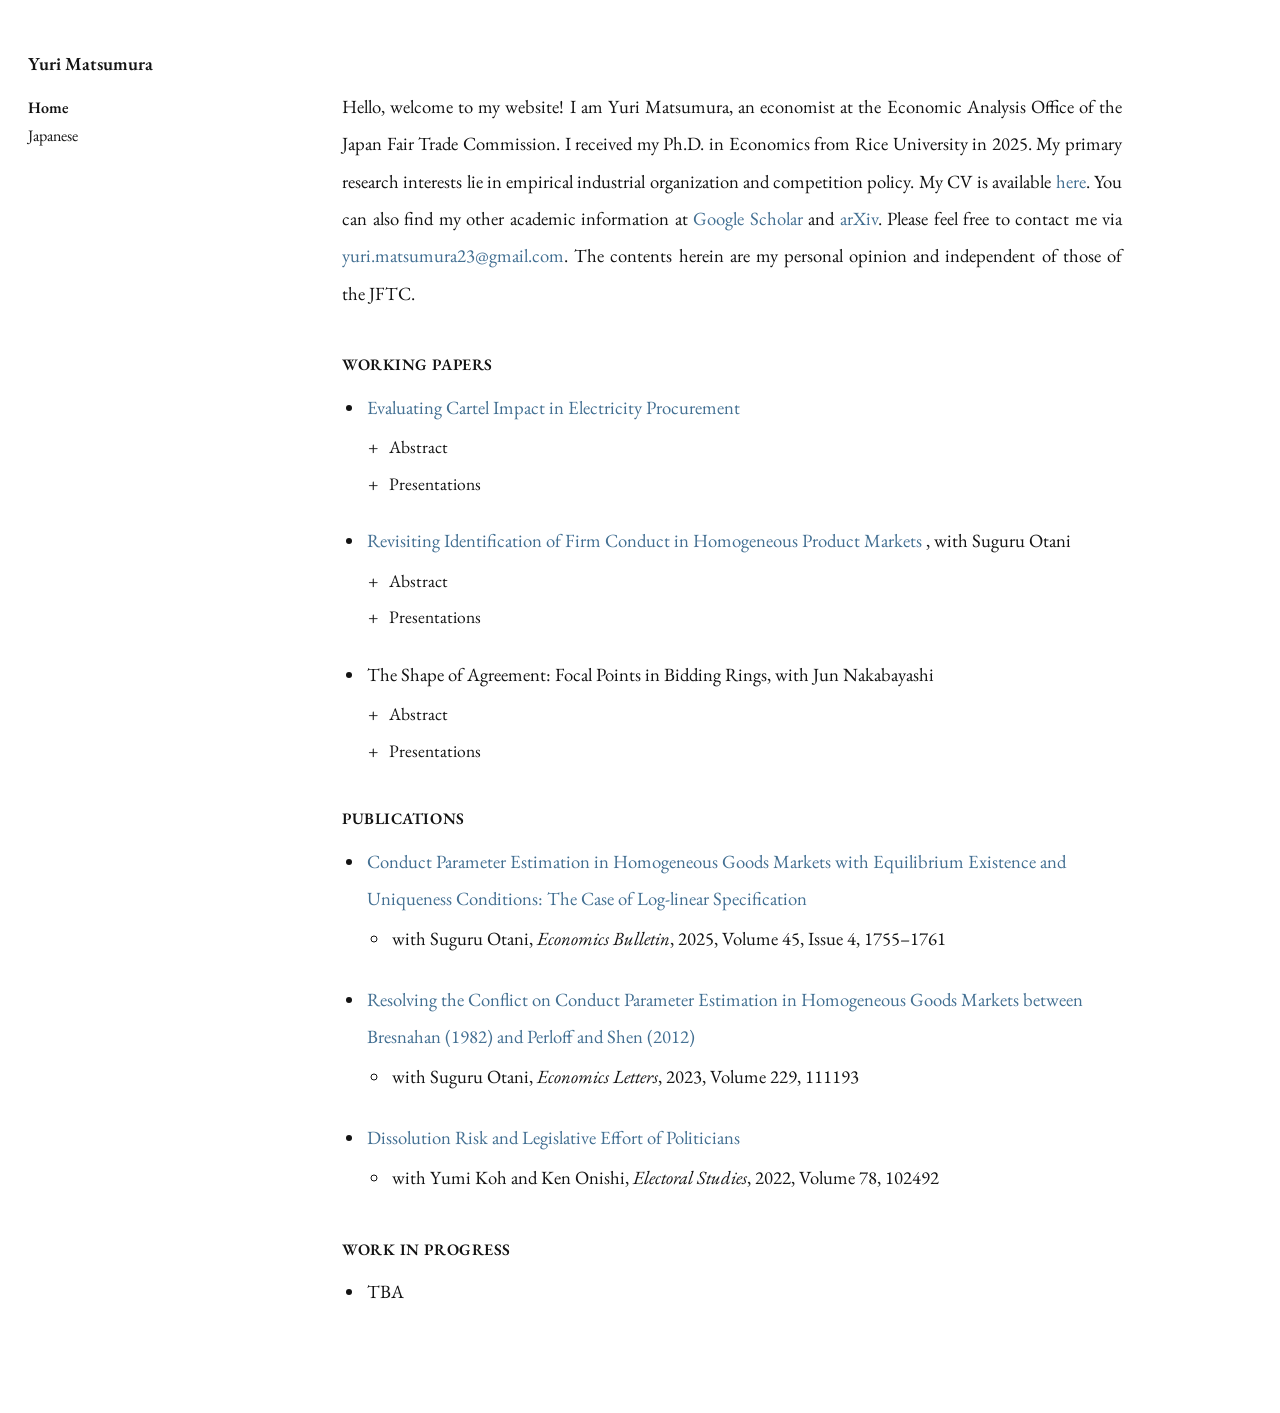
<file: index.html>
<!doctype html>
<html lang="en">
<head>
  <meta charset="utf-8">
  <meta name="viewport" content="width=device-width, initial-scale=1">
  <meta name="description" content="Yuri Matsumura">
  <title>Yuri Matsumura</title>
  <link rel="preconnect" href="https://fonts.googleapis.com">
  <link rel="preconnect" href="https://fonts.gstatic.com" crossorigin>
  <link
    href="https://fonts.googleapis.com/css2?family=EB+Garamond:ital,wght@0,400;0,500;0,600;1,400;1,500&family=Shippori+Mincho:wght@400;500;600&display=swap"
    rel="stylesheet"
  >
  <link rel="stylesheet" href="/assets/css/style.css?v=20260718-01">
</head>

<body>
  <aside class="site-sidebar" aria-label="Site navigation">
    <a class="site-name" href="/">Yuri Matsumura</a>
    <nav class="site-nav" aria-label="Primary navigation">
      <a href="/" aria-current="page">Home</a>
      <a href="/japanese/">Japanese</a>
    </nav>
  </aside>


  <main class="content">
    <div class="content-inner">
      <p class="introduction">
        Hello, welcome to my website! I am Yuri Matsumura, an economist at the
        Economic Analysis Office of the Japan Fair Trade Commission. I received
        my Ph.D. in Economics from Rice University in 2025. My primary research
        interests lie in empirical industrial organization and competition policy.
        My CV is available <a href="/cv_yuri_matsumura.pdf">here</a>. You can also
        find my other academic information at
        <a
          href="https://scholar.google.com/citations?hl=en&amp;oi=ao&amp;user=nUoAfJwAAAAJ"
          target="_blank"
          rel="noopener noreferrer"
        >Google Scholar</a>
        and
        <a
          href="https://arxiv.org/search/?query=Yuri+Matsumura&amp;searchtype=author"
          target="_blank"
          rel="noopener noreferrer"
        >arXiv</a>.
        Please feel free to contact me via
        <a href="mailto:yuri.matsumura23@gmail.com">yuri.matsumura23@gmail.com</a>.
        The contents herein are my personal opinion and independent of those of
        the JFTC.
      </p>

      <section aria-labelledby="working-papers">
        <h2 id="working-papers">WORKING PAPERS</h2>

        <ul>
          <li class="paper">
            <a
              class="paper-title"
              href="/jmp_00draft.pdf"
              target="_blank"
              rel="noopener noreferrer"
            >
              Evaluating Cartel Impact in Electricity Procurement
            </a>

            <details class="paper-disclosure">
              <summary>Abstract</summary>
              <p>
                This paper examines the impact of a market allocation cartel in the Japanese electricity retail market, active from 2018 to 2020. During this period, four incumbents restricted competition by avoiding entry into each other’s regions. Analyzing electricity procurement auctions from both competitive and cartel periods, I find that cartel members reduced their participation rates and submitted complementary bids in other regions while increasing bid levels within their own regions, leading to winning bids rising by up to 9% despite continued competition with non-cartel firms. Counterfactual simulations using a model of auctions with asymmetric, risk-averse bidders suggest that without the cartel, continued market entry by these firms could have lowered winning bids by up to 5.5% and reduced winning costs by 3.4%. While increased competition led to minor inefficiencies due to asymmetry among bidders, the cartel’s exclusionary practices caused inefficiencies of up to 26%. Additionally, shifts toward nuclear energy generation were associated with lower procurement costs. These findings highlight the financial burden of cartel behavior and the benefits of fostering market competition for public institutions.
              </p>
            </details>

            <details class="paper-disclosure">
              <summary>Presentations</summary>
              <ul class="presentation-list">
                <li>CPRC Seminar @ Japan Fair Trade Commission, Jan 2025.</li>
              </ul>
            </details>
          </li>

          <li class="paper">
            <a
              class="paper-title"
              href="https://arxiv.org/abs/2410.16998"
              target="_blank"
              rel="noopener noreferrer"
            >
              Revisiting Identification of Firm Conduct in Homogeneous Product Markets
            </a><span class="paper-coauthors">, with Suguru Otani</span>

            <details class="paper-disclosure">
              <summary>Abstract</summary>
              <p>
                We revisit the identification of the conduct parameter in homogeneous goods markets. Lau (1982) argues that the conduct parameter is not identified if and only if the inverse demand function is separable, except for a specific separable function. This result has been regarded as an extension of the result in Bresnahan (1982) to more general settings. However, we show that Lau's claim is incorrect and provide a new characterization of the non-identification. Our characterization shows that a demand function with demand rotation instruments is the necessary and sufficient condition for the identification of the conduct parameter. Therefore, our result properly generalizes the role of demand rotation instruments in identifying the conduct parameter, as highlighted by Bresnahan (1982), to more general settings.
              </p>
            </details>

            <details class="paper-disclosure">
              <summary>Presentations</summary>
              <ul class="presentation-list">
                <li>Presentation information forthcoming.</li>
              </ul>
            </details>
          </li>

          <li class="paper">
            <span class="paper-title">The Shape of Agreement: Focal Points in Bidding Rings</span><span class="paper-coauthors">, with Jun Nakabayashi</span>

            <details class="paper-disclosure">
              <summary>Abstract</summary>
              <p>TBA</p>
            </details>

            <details class="paper-disclosure">
              <summary>Presentations</summary>
              <ul class="presentation-list">
                <li>Summer Workshop Economic Theory @ Otaru, Aug 2026.</li>
              </ul>
            </details>
          </li>
        </ul>
      </section>

      <section aria-labelledby="publications">
        <h2 id="publications">PUBLICATIONS</h2>

        <ul>
          <li class="paper">
            <a
              href="https://www.accessecon.com/Pubs/EB/2025/Volume45/EB-25-V45-I4-P153.pdf"
              target="_blank"
              rel="noopener noreferrer"
            >
              Conduct Parameter Estimation in Homogeneous Goods Markets with
              Equilibrium Existence and Uniqueness Conditions: The Case of
              Log-linear Specification
            </a>

            <ul>
              <li>
                with Suguru Otani, <em>Economics Bulletin</em>, 2025,
                Volume 45, Issue 4, 1755–1761
              </li>
            </ul>
          </li>

          <li class="paper">
            <a
              href="https://www.sciencedirect.com/science/article/pii/S0165176523002185"
              target="_blank"
              rel="noopener noreferrer"
            >
              Resolving the Conflict on Conduct Parameter Estimation in
              Homogeneous Goods Markets between Bresnahan (1982) and Perloff
              and Shen (2012)
            </a>

            <ul>
              <li>
                with Suguru Otani, <em>Economics Letters</em>, 2023,
                Volume 229, 111193
              </li>
            </ul>
          </li>

          <li class="paper">
            <a
              href="https://www.sciencedirect.com/science/article/pii/S026137942200052X"
              target="_blank"
              rel="noopener noreferrer"
            >
              Dissolution Risk and Legislative Effort of Politicians
            </a>

            <ul>
              <li>
                with Yumi Koh and Ken Onishi, <em>Electoral Studies</em>, 2022,
                Volume 78, 102492
              </li>
            </ul>
          </li>
        </ul>
      </section>

      <section aria-labelledby="work-in-progress">
        <h2 id="work-in-progress">WORK IN PROGRESS</h2>

        <ul>
          <li class="paper">TBA</li>
        </ul>
      </section>
    </div>
  </main>
</body>
</html>
</file>
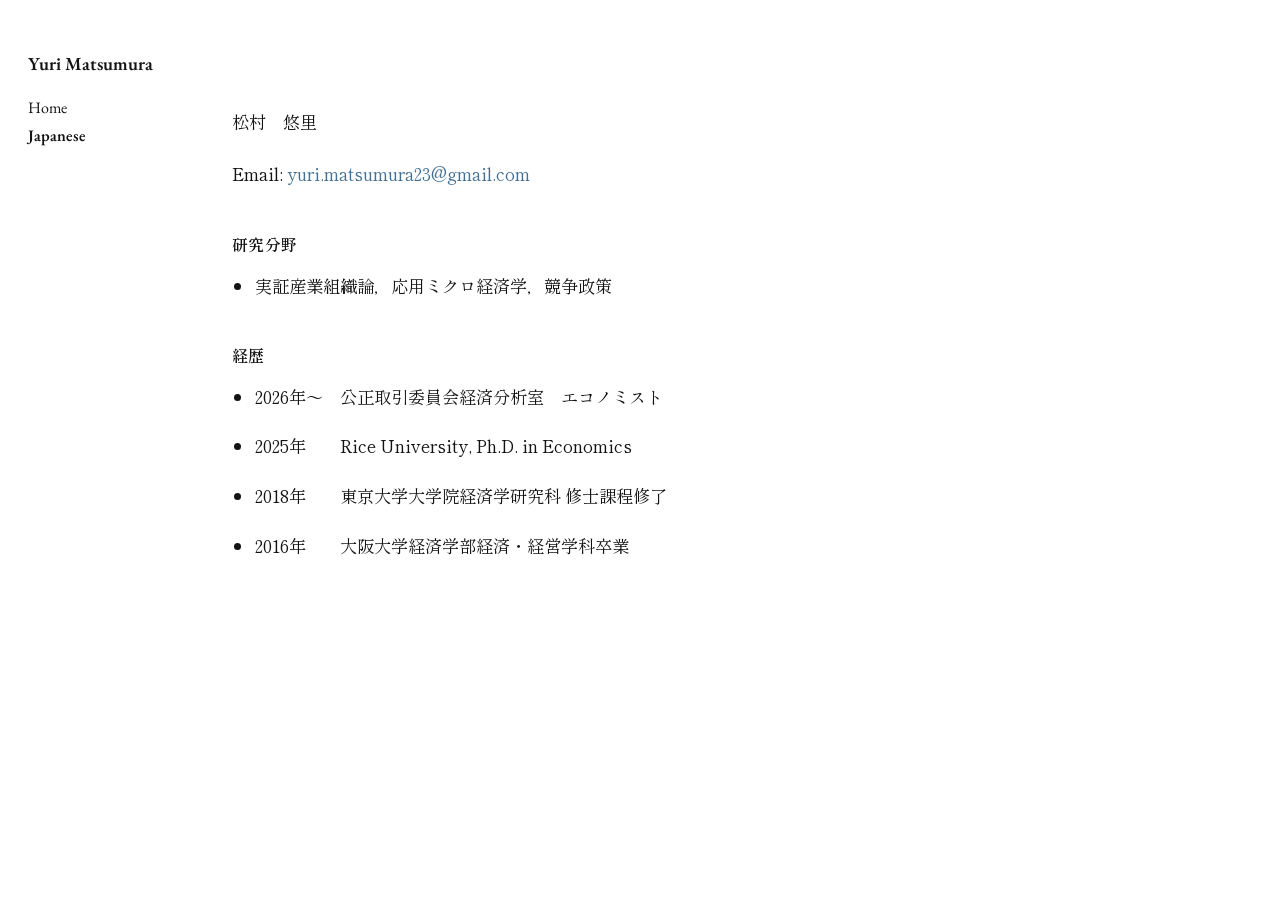
<file: jp/index.html>
<!doctype html>
<html lang="ja">
<head>
  <meta charset="utf-8">
  <meta name="viewport" content="width=device-width, initial-scale=1">
  <meta name="description" content="Yuri Matsumura">
  <title>Yuri Matsumura</title>
  <link rel="preconnect" href="https://fonts.googleapis.com">
  <link rel="preconnect" href="https://fonts.gstatic.com" crossorigin>
  <link href="https://fonts.googleapis.com/css2?family=EB+Garamond:ital,wght@0,400;0,500;0,600;1,400;1,500&family=Shippori+Mincho:wght@400;500;600&display=swap" rel="stylesheet">
  <link rel="stylesheet" href="../assets/css/style.css?v=20260627-03">
</head>
<body>
  <aside class="site-sidebar" aria-label="サイトナビゲーション">
    <a class="site-name latin" href="../index.html">Yuri Matsumura</a>
    <nav class="site-nav" aria-label="主要ナビゲーション">
      <a href="../index.html">Home</a>
      <a href="index.html" aria-current="page">Japanese</a>
    </nav>
  </aside>

  <main class="container content">
    <p>松村　悠里</p>

    <p>Email: <a href="mailto:yuri.matsumura23@gmail.com">yuri.matsumura23@gmail.com</a></p>

    <section aria-labelledby="fields">
      <h2 id="fields">研究分野</h2>
      <ul>
        <li>実証産業組織論，応用ミクロ経済学，競争政策 </li>
      </ul>
    </section>

    <section aria-labelledby="education">
      <h2 id="education">経歴</h2>
      <ul>
        <li>2026年〜　公正取引委員会経済分析室　エコノミスト</li>
        <li>2025年　　Rice University, Ph.D. in Economics</li>
        <li>2018年　　東京大学大学院経済学研究科 修士課程修了</li>
        <li>2016年　　大阪大学経済学部経済・経営学科卒業</li>
      </ul>
    </section>
  </main>
</body>
</html>
</file>
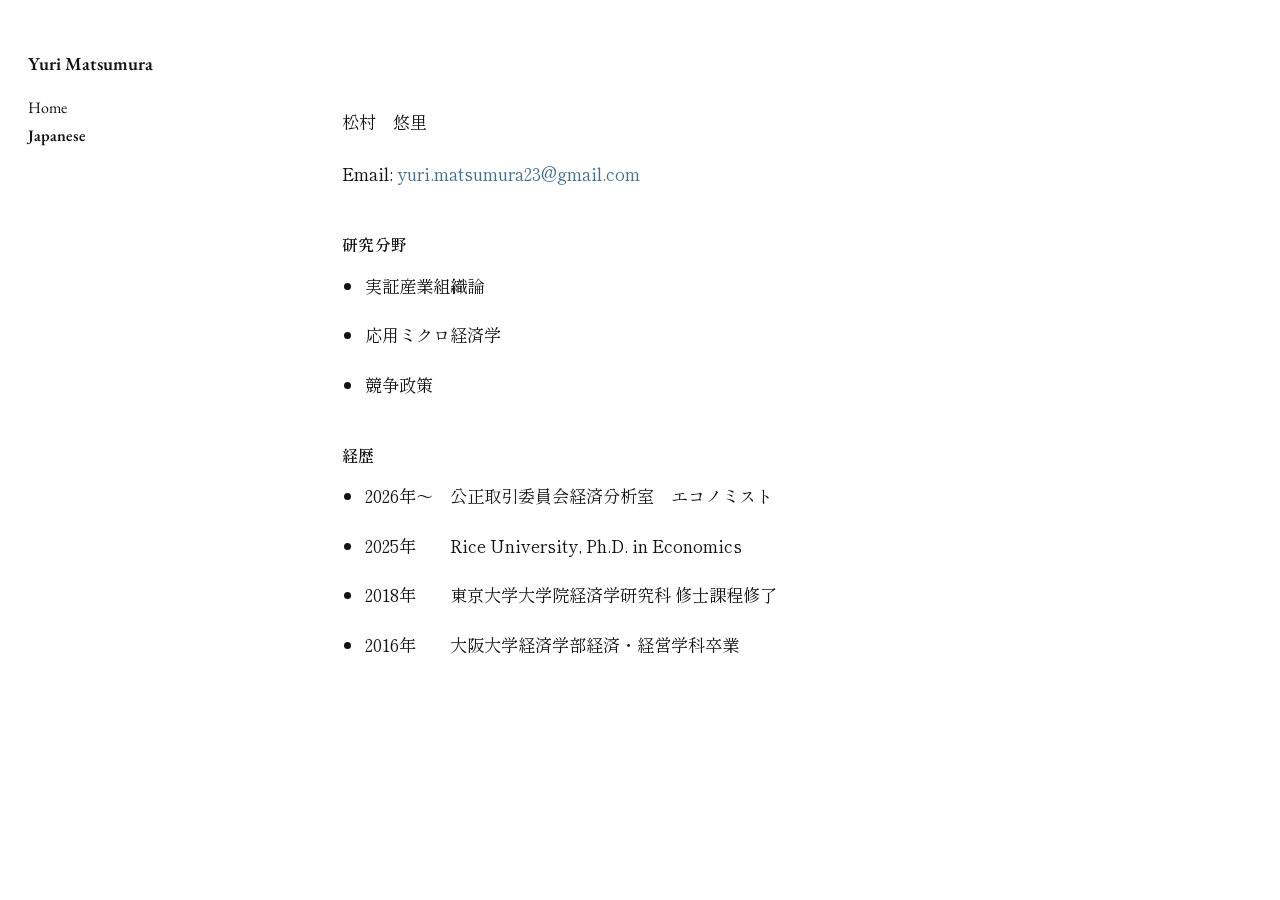
<file: japanese/index_ja.html>
<!doctype html>
<html lang="ja">
<head>
  <meta charset="utf-8">
  <meta name="viewport" content="width=device-width, initial-scale=1">
  <meta name="description" content="Yuri Matsumura">
  <title>Yuri Matsumura</title>
  <link rel="preconnect" href="https://fonts.googleapis.com">
  <link rel="preconnect" href="https://fonts.gstatic.com" crossorigin>
  <link href="https://fonts.googleapis.com/css2?family=EB+Garamond:ital,wght@0,400;0,500;0,600;1,400;1,500&family=Shippori+Mincho:wght@400;500;600&display=swap" rel="stylesheet">
  <link rel="stylesheet" href="/assets/css/style.css?v=20260627-05">
</head>
<body>
  <aside class="site-sidebar" aria-label="Site navigation">
    <a class="site-name" href="/">Yuri Matsumura</a>
    <nav class="site-nav" aria-label="Primary navigation">
      <a href="/">Home</a>
      <a href="/japanese/" aria-current="page">Japanese</a>
    </nav>
  </aside>

  <main class="content">
    <div class="content-inner">
      <p>松村　悠里</p>
  
      <p>
        Email:
        <a href="mailto:yuri.matsumura23@gmail.com">
          yuri.matsumura23@gmail.com
        </a>
      </p>
  
      <section aria-labelledby="fields">
        <h2 id="fields">研究分野</h2>
        <ul>
          <li>実証産業組織論</li>
          <li>応用ミクロ経済学</li>
          <li>競争政策</li>
        </ul>
      </section>
  
      <section aria-labelledby="education">
        <h2 id="education">経歴</h2>
        <ul>
          <li>2026年〜　公正取引委員会経済分析室　エコノミスト</li>
          <li>2025年　　Rice University, Ph.D. in Economics</li>
          <li>2018年　　東京大学大学院経済学研究科 修士課程修了</li>
          <li>2016年　　大阪大学経済学部経済・経営学科卒業</li>
        </ul>
      </section>
    </div>
  </main>
</body>
</html>
</file>
<file: assets/css/style.css>
:root {
  --text: #131313;
  --muted: #131313;
  --link: #426f92;
  --link-hover: #426f92;

  --sidebar-width: 184px;
  --content-width: 780px;
  --content-top-spacer: 88px;
}


* {
  box-sizing: border-box;
}

html {
  -webkit-text-size-adjust: 100%;
  text-size-adjust: 100%;
}

body {
  margin: 0;
  color: var(--text);
  background: #fff;
  font-family: "EB Garamond", Garamond, "Cormorant Garamond", Baskerville, serif;
  font-size: 14pt;
  font-weight: 400;
  line-height: 2.0;
  text-rendering: optimizeLegibility;
}

html[lang="ja"] body {
  font-family: "Shippori Mincho", "Hiragino Mincho ProN", "Yu Mincho", YuMincho, "Noto Serif JP", serif;
  font-size: 13pt;
  line-height: 2.0;
  text-rendering: optimizeLegibility;
}

.latin,
.site-name,
.site-nav {
  font-family: "EB Garamond", Garamond, "Cormorant Garamond", Baskerville, serif;
}

/* Links in the content use color only: no underlines in any state. */
a {
  color: var(--link);
  text-decoration: none;
}

a:hover,
a:focus-visible {
  color: var(--link-hover);
}

a:focus-visible {
  outline: 1px solid currentColor;
  outline-offset: 3px;
}

.site-sidebar {
  position: fixed;
  inset: 0 auto 0 0;
  width: var(--sidebar-width);
  padding: 52px 28px;
  background: #fff;
}

.site-name {
  display: block;
  color: var(--text);
  font-size: 1.15rem;
  font-weight: 600;
  line-height: 1.3;
}

.site-name:hover,
.site-name:focus-visible {
  color: var(--text);
}

.site-nav {
  display: flex;
  flex-direction: column;
  align-items: flex-start;
  gap: 5px;
  margin-top: 20px;
  font-size: 1rem;
  line-height: 1.45;
}

/* Navigation remains the same color as normal body text. */
.site-nav a,
.site-nav a:hover,
.site-nav a:focus-visible {
  color: var(--text);
  text-decoration: none;
}

.site-nav a:hover {
  opacity: 0.68;
}

.site-nav a[aria-current="page"] {
  font-weight: 600;
}

.content {
  margin-left: var(--sidebar-width);
  padding: var(--content-top-spacer) 48px 80px;
}

.content-inner {
  width: min(100%, var(--content-width));
  margin: 0 auto;
}


.introduction {
  margin: 0;
  text-align: justify;
  text-justify: inter-word;
  hyphens: auto;
}

html[lang="ja"] .introduction {
  text-justify: inter-character;
  hyphens: manual;
}

section {
  margin-top: 42px;
}

h2 {
  margin: 0 0 13px;
  color: var(--text);
  font-family: inherit;
  font-size: 1rem;
  font-weight: 600;
  letter-spacing: 0.035em;
  line-height: 1.35;
}

html[lang="ja"] h2 {
  letter-spacing: 0.02em;
}

ul {
  margin: 0;
  padding-left: 1.25em;
}

li {
  margin: 0 0 15px;
  padding-left: 0.08em;
}

li > ul {
  margin-top: 3px;
  padding-left: 1.25em;
  color: var(--muted);
}

li > ul > li {
  margin-bottom: 0;
}

/* Individual paper entries. */
.paper {
  margin-bottom: 23px;
}

/* Only the title is a colored link. */
.paper-title {
  line-height: 1.45;
}

/* Coauthor information follows the title in normal body color. */
.paper-coauthors {
  color: var(--text);
  line-height: 1.45;
}

/* Expandable items such as Abstract and Presentations. */
.paper-disclosure {
  margin: 5px 0 0 0.08em;
  color: var(--text);
  font-size: 0.94em;
  line-height: 1.8;
}



.paper-disclosure summary {
  display: inline-block;
  cursor: pointer;
  color: var(--text);
  list-style: none;
}

.paper-disclosure summary::marker {
  content: "";
}

.paper-disclosure summary::-webkit-details-marker {
  display: none;
}

.paper-disclosure summary::before {
  content: "+";
  display: inline-block;
  width: 1.2em;
  color: var(--text);
}

.paper-disclosure[open] summary::before {
  content: "−";
}

.paper-disclosure summary:hover {
  opacity: 0.68;
}

.paper-disclosure summary:focus-visible {
  outline: 1px solid currentColor;
  outline-offset: 3px;
}

.paper-disclosure p {
  max-width: 52em;
  margin: 8px 0 0;
  color: var(--text);
  text-align: justify;
  text-justify: inter-word;
  hyphens: auto;
}

.presentation-list {
  margin: 8px 0 0;
  padding-left: 1.25em;
  color: var(--text);
}

.presentation-list li {
  margin-bottom: 0;
}

@media (max-width: 760px) {
  .site-sidebar {
    position: static;
    width: auto;
    padding: 28px 28px 0;
  }

  .site-nav {
    margin-top: 12px;
  }

  .content {
    margin-left: 0;
    padding: 72px 28px 58px;
  }
}

@media (max-width: 420px) {
  .site-sidebar {
    padding-inline: 22px;
  }

  .content {
    padding-inline: 22px;
  }
}
</file>
